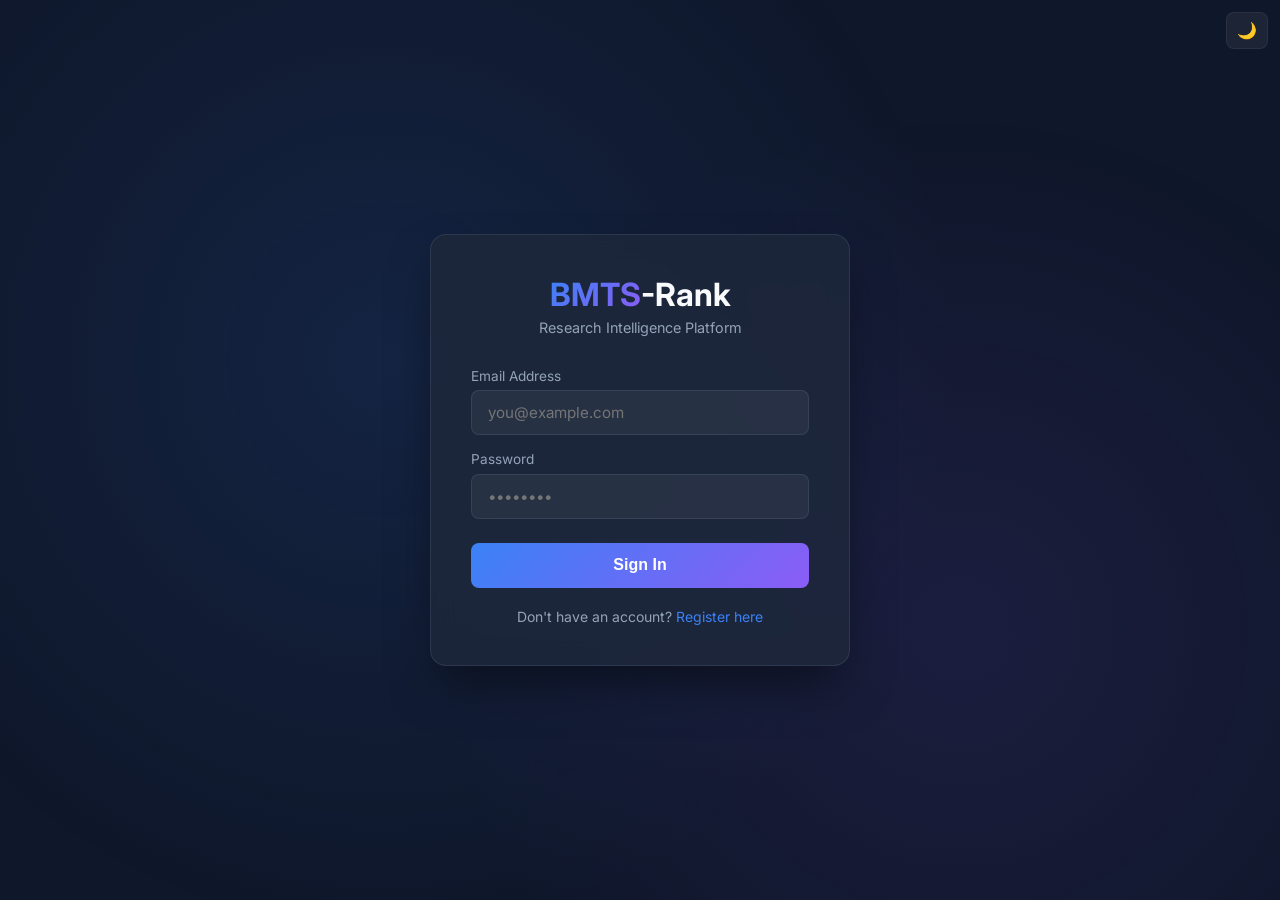
<file: frontend/login.html>
<!DOCTYPE html>
<html lang="en">
<head>
    <meta charset="UTF-8">
    <meta name="viewport" content="width=device-width, initial-scale=1.0">
    <title>Login – BMTS-Rank</title>
    <link href="https://fonts.googleapis.com/css2?family=Inter:wght@400;500;600;700&display=swap" rel="stylesheet">
    <style>
        :root {
            --bg-dark: #0f172a;
            --bg-card: rgba(30, 41, 59, 0.8);
            --primary: #3b82f6;
            --accent: #8b5cf6;
            --text-main: #f8fafc;
            --text-muted: #94a3b8;
            --border-color: rgba(148, 163, 184, 0.15);
        }
        * { margin: 0; padding: 0; box-sizing: border-box; }
        body {
            font-family: 'Inter', sans-serif;
            background-color: var(--bg-dark);
            color: var(--text-main);
            min-height: 100vh;
            display: flex;
            align-items: center;
            justify-content: center;
            position: relative;
        }
        body::before {
            content: '';
            position: fixed; inset: 0; z-index: -1;
            background: radial-gradient(circle at 30% 40%, rgba(59,130,246,0.12), transparent 55%),
                        radial-gradient(circle at 75% 70%, rgba(139,92,246,0.1), transparent 45%);
        }
        .card {
            background: var(--bg-card);
            border: 1px solid var(--border-color);
            border-radius: 16px;
            padding: 2.5rem;
            width: 100%;
            max-width: 420px;
            backdrop-filter: blur(12px);
            box-shadow: 0 25px 50px -12px rgba(0,0,0,0.5);
            animation: fadeIn .5s ease-out;
        }
        @keyframes fadeIn { from { opacity:0; transform:translateY(16px); } to { opacity:1; transform:translateY(0); } }
        .logo { text-align: center; margin-bottom: 2rem; }
        .logo h1 { font-size: 2rem; font-weight: 700; }
        .gradient-text { background: linear-gradient(135deg, var(--primary), var(--accent)); -webkit-background-clip: text; -webkit-text-fill-color: transparent; }
        .logo p { color: var(--text-muted); font-size: 0.9rem; margin-top: 0.3rem; }
        label { display: block; font-size: 0.85rem; color: var(--text-muted); margin-bottom: 0.4rem; margin-top: 1rem; }
        input {
            width: 100%; padding: 0.75rem 1rem;
            background: rgba(255,255,255,0.05);
            border: 1px solid var(--border-color);
            border-radius: 8px; color: var(--text-main);
            font-family: inherit; font-size: 0.95rem;
            outline: none; transition: border-color 0.2s;
        }
        input:focus { border-color: var(--primary); }
        .btn {
            width: 100%; margin-top: 1.5rem; padding: 0.85rem;
            background: linear-gradient(135deg, var(--primary), var(--accent));
            border: none; border-radius: 8px; color: #fff;
            font-size: 1rem; font-weight: 600; cursor: pointer;
            transition: opacity 0.2s;
        }
        .btn:hover { opacity: 0.9; }
        .footer-link { text-align: center; margin-top: 1.25rem; font-size: 0.875rem; color: var(--text-muted); }
        .footer-link a { color: var(--primary); text-decoration: none; }
        .error-msg { color: #f87171; font-size: 0.85rem; margin-top: 1rem; text-align: center; display: none; }
        .success-msg { color: #4ade80; font-size: 0.85rem; margin-top: 1rem; text-align: center; display: none; }
        /* Light theme overrides */
        body.light-theme {
            --bg-dark: #f8fafc;
            --bg-card: rgba(255,255,255,0.95);
            --primary: #1e3a8a;
            --accent: #7c3aed;
            --text-main: #0f172a;
            --text-muted: #475569;
            --border-color: rgba(15,23,42,0.06);
        }
        /* Theme toggle button */
        #themeToggle { position: fixed; top: 12px; right: 12px; background: rgba(255,255,255,0.06); border: 1px solid rgba(255,255,255,0.06); color: inherit; padding: 8px 10px; border-radius: 8px; cursor: pointer; font-size: 16px; }
    </style>
</head>
<body>
    <button id="themeToggle" aria-label="Toggle theme">🌙</button>
    <div class="card">
        <div class="logo">
            <h1><span class="gradient-text">BMTS</span>-Rank</h1>
            <p>Research Intelligence Platform</p>
        </div>
        <form id="loginForm">
            <label for="email">Email Address</label>
            <input type="email" id="email" placeholder="you@example.com" required>

            <label for="password">Password</label>
            <input type="password" id="password" placeholder="••••••••" required>

            <button type="submit" class="btn">Sign In</button>
        </form>
        <div class="error-msg" id="errorMsg"></div>
        <div class="footer-link">
            Don't have an account? <a href="/register">Register here</a>
        </div>
    </div>

    <script>
        // Theme toggle (persist in localStorage)
        (function(){
            const btn = document.getElementById('themeToggle');
            const apply = (t) => {
                if (t === 'light') document.body.classList.add('light-theme');
                else document.body.classList.remove('light-theme');
                try { localStorage.setItem('theme', t); } catch(e){}
                btn.textContent = (t === 'light') ? '🌞' : '🌙';
            };
            const stored = (()=>{try{return localStorage.getItem('theme')}catch(e){return null}})();
            apply(stored === 'light' ? 'light' : 'dark');
            btn.addEventListener('click', ()=> apply(document.body.classList.contains('light-theme') ? 'dark' : 'light'));
        })();

        document.getElementById('loginForm').addEventListener('submit', async (e) => {
            e.preventDefault();
            const email = document.getElementById('email').value;
            const password = document.getElementById('password').value;
            const errEl = document.getElementById('errorMsg');
            errEl.style.display = 'none';

            try {
                const res = await fetch('/api/login', {
                    method: 'POST',
                    headers: { 'Content-Type': 'application/json' },
                    credentials: 'include',
                    body: JSON.stringify({ email, password })
                });
                const data = await res.json();
                if (res.ok) {
                    window.location.href = '/';
                } else {
                    errEl.textContent = data.error || 'Login failed.';
                    errEl.style.display = 'block';
                }
            } catch (err) {
                errEl.textContent = 'Network error. Is the server running?';
                errEl.style.display = 'block';
            }
        });
    </script>
</body>
</html>
</file>
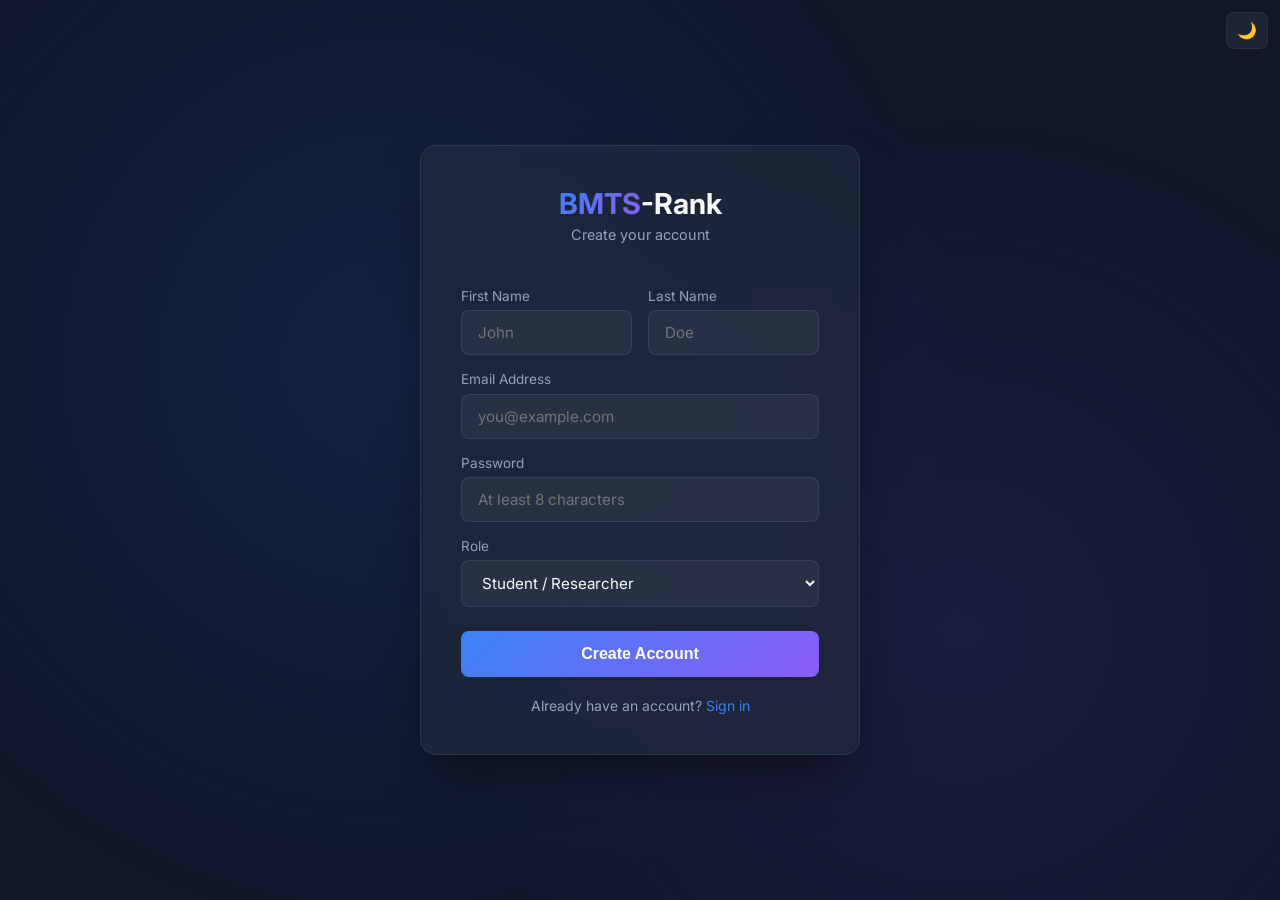
<file: frontend/register.html>
<!DOCTYPE html>
<html lang="en">
<head>
    <meta charset="UTF-8">
    <meta name="viewport" content="width=device-width, initial-scale=1.0">
    <title>Register – BMTS-Rank</title>
    <link href="https://fonts.googleapis.com/css2?family=Inter:wght@400;500;600;700&display=swap" rel="stylesheet">
    <style>
        :root {
            --bg-dark: #0f172a; --bg-card: rgba(30,41,59,0.8);
            --primary: #3b82f6; --accent: #8b5cf6;
            --text-main: #f8fafc; --text-muted: #94a3b8;
            --border-color: rgba(148,163,184,0.15);
        }
        * { margin:0; padding:0; box-sizing:border-box; }
        body {
            font-family:'Inter',sans-serif; background:var(--bg-dark);
            color:var(--text-main); min-height:100vh;
            display:flex; align-items:center; justify-content:center;
        }
        body::before {
            content:''; position:fixed; inset:0; z-index:-1;
            background: radial-gradient(circle at 30% 40%, rgba(59,130,246,0.12),transparent 55%),
                        radial-gradient(circle at 75% 70%, rgba(139,92,246,0.1),transparent 45%);
        }
        .card {
            background:var(--bg-card); border:1px solid var(--border-color);
            border-radius:16px; padding:2.5rem; width:100%; max-width:440px;
            backdrop-filter:blur(12px); box-shadow:0 25px 50px -12px rgba(0,0,0,0.5);
            animation:fadeIn .5s ease-out;
        }
        @keyframes fadeIn { from{opacity:0;transform:translateY(16px)} to{opacity:1;transform:translateY(0)} }
        .logo { text-align:center; margin-bottom:1.8rem; }
        .logo h1 { font-size:1.8rem; font-weight:700; }
        .gradient-text { background:linear-gradient(135deg,var(--primary),var(--accent)); -webkit-background-clip:text; -webkit-text-fill-color:transparent; }
        .logo p { color:var(--text-muted); font-size:0.9rem; margin-top:0.3rem; }
        .row { display:grid; grid-template-columns:1fr 1fr; gap:1rem; }
        label { display:block; font-size:0.85rem; color:var(--text-muted); margin-bottom:0.4rem; margin-top:1rem; }
        input, select {
            width:100%; padding:0.75rem 1rem;
            background:rgba(255,255,255,0.05);
            border:1px solid var(--border-color); border-radius:8px;
            color:var(--text-main); font-family:inherit; font-size:0.95rem;
            outline:none; transition:border-color .2s;
        }
        select option { background: var(--surface-light, #1e293b); color: inherit; }
        input:focus, select:focus { border-color:var(--primary); }
        .btn {
            width:100%; margin-top:1.5rem; padding:0.85rem;
            background:linear-gradient(135deg,var(--primary),var(--accent));
            border:none; border-radius:8px; color:#fff;
            font-size:1rem; font-weight:600; cursor:pointer; transition:opacity .2s;
        }
        .btn:hover { opacity:0.9; }
        .footer-link { text-align:center; margin-top:1.25rem; font-size:0.875rem; color:var(--text-muted); }
        .footer-link a { color:var(--primary); text-decoration:none; }
        .error-msg { color:#f87171; font-size:0.85rem; margin-top:1rem; text-align:center; display:none; }
        .success-msg { color:#4ade80; font-size:0.85rem; margin-top:1rem; text-align:center; display:none; }
        /* Light theme overrides */
        body.light-theme { --bg-dark: #f8fafc; --bg-card: rgba(255,255,255,0.95); --primary: #1e3a8a; --accent: #7c3aed; --text-main: #0f172a; --text-muted: #475569; --border-color: rgba(15,23,42,0.06); }
        #themeToggle { position: fixed; top: 12px; right: 12px; background: rgba(255,255,255,0.06); border: 1px solid rgba(255,255,255,0.06); color: inherit; padding: 8px 10px; border-radius: 8px; cursor: pointer; font-size: 16px; }
    </style>
</head>
<body>
    <button id="themeToggle" aria-label="Toggle theme">🌙</button>
    <div class="card">
        <div class="logo">
            <h1><span class="gradient-text">BMTS</span>-Rank</h1>
            <p>Create your account</p>
        </div>
        <form id="registerForm">
            <div class="row">
                <div>
                    <label for="fname">First Name</label>
                    <input type="text" id="fname" placeholder="John" required>
                </div>
                <div>
                    <label for="lname">Last Name</label>
                    <input type="text" id="lname" placeholder="Doe" required>
                </div>
            </div>
            <label for="email">Email Address</label>
            <input type="email" id="email" placeholder="you@example.com" required>

            <label for="password">Password</label>
            <input type="password" id="password" placeholder="At least 8 characters" required>

            <label for="role">Role</label>
            <select id="role">
                <option value="user">Student / Researcher</option>
                <option value="admin">Administrator</option>
            </select>

            <button type="submit" class="btn">Create Account</button>
        </form>
        <div class="error-msg" id="errorMsg"></div>
        <div class="success-msg" id="successMsg"></div>
        <div class="footer-link">Already have an account? <a href="/login">Sign in</a></div>
    </div>

    <script>
        // Theme toggle (persist in localStorage)
        (function(){
            const btn = document.getElementById('themeToggle');
            const apply = (t) => {
                if (t === 'light') document.body.classList.add('light-theme');
                else document.body.classList.remove('light-theme');
                try { localStorage.setItem('theme', t); } catch(e){}
                btn.textContent = (t === 'light') ? '🌞' : '🌙';
            };
            const stored = (()=>{try{return localStorage.getItem('theme')}catch(e){return null}})();
            apply(stored === 'light' ? 'light' : 'dark');
            btn.addEventListener('click', ()=> apply(document.body.classList.contains('light-theme') ? 'dark' : 'light'));
        })();

        document.getElementById('registerForm').addEventListener('submit', async (e) => {
            e.preventDefault();
            const errEl = document.getElementById('errorMsg');
            const sucEl = document.getElementById('successMsg');
            errEl.style.display = 'none';
            sucEl.style.display = 'none';

            const body = {
                fname: document.getElementById('fname').value,
                lname: document.getElementById('lname').value,
                email: document.getElementById('email').value,
                password: document.getElementById('password').value,
                role: document.getElementById('role').value
            };

            try {
                const res = await fetch('/api/register', {
                    method:'POST',
                    headers:{ 'Content-Type':'application/json' },
                    body: JSON.stringify(body)
                });
                const data = await res.json();
                if (res.ok) {
                    sucEl.textContent = 'Account created! Redirecting to login…';
                    sucEl.style.display = 'block';
                    setTimeout(() => window.location.href = '/login', 1500);
                } else {
                    errEl.textContent = data.error || 'Registration failed.';
                    errEl.style.display = 'block';
                }
            } catch (err) {
                errEl.textContent = 'Network error. Is the server running?';
                errEl.style.display = 'block';
            }
        });
    </script>
</body>
</html>
</file>
